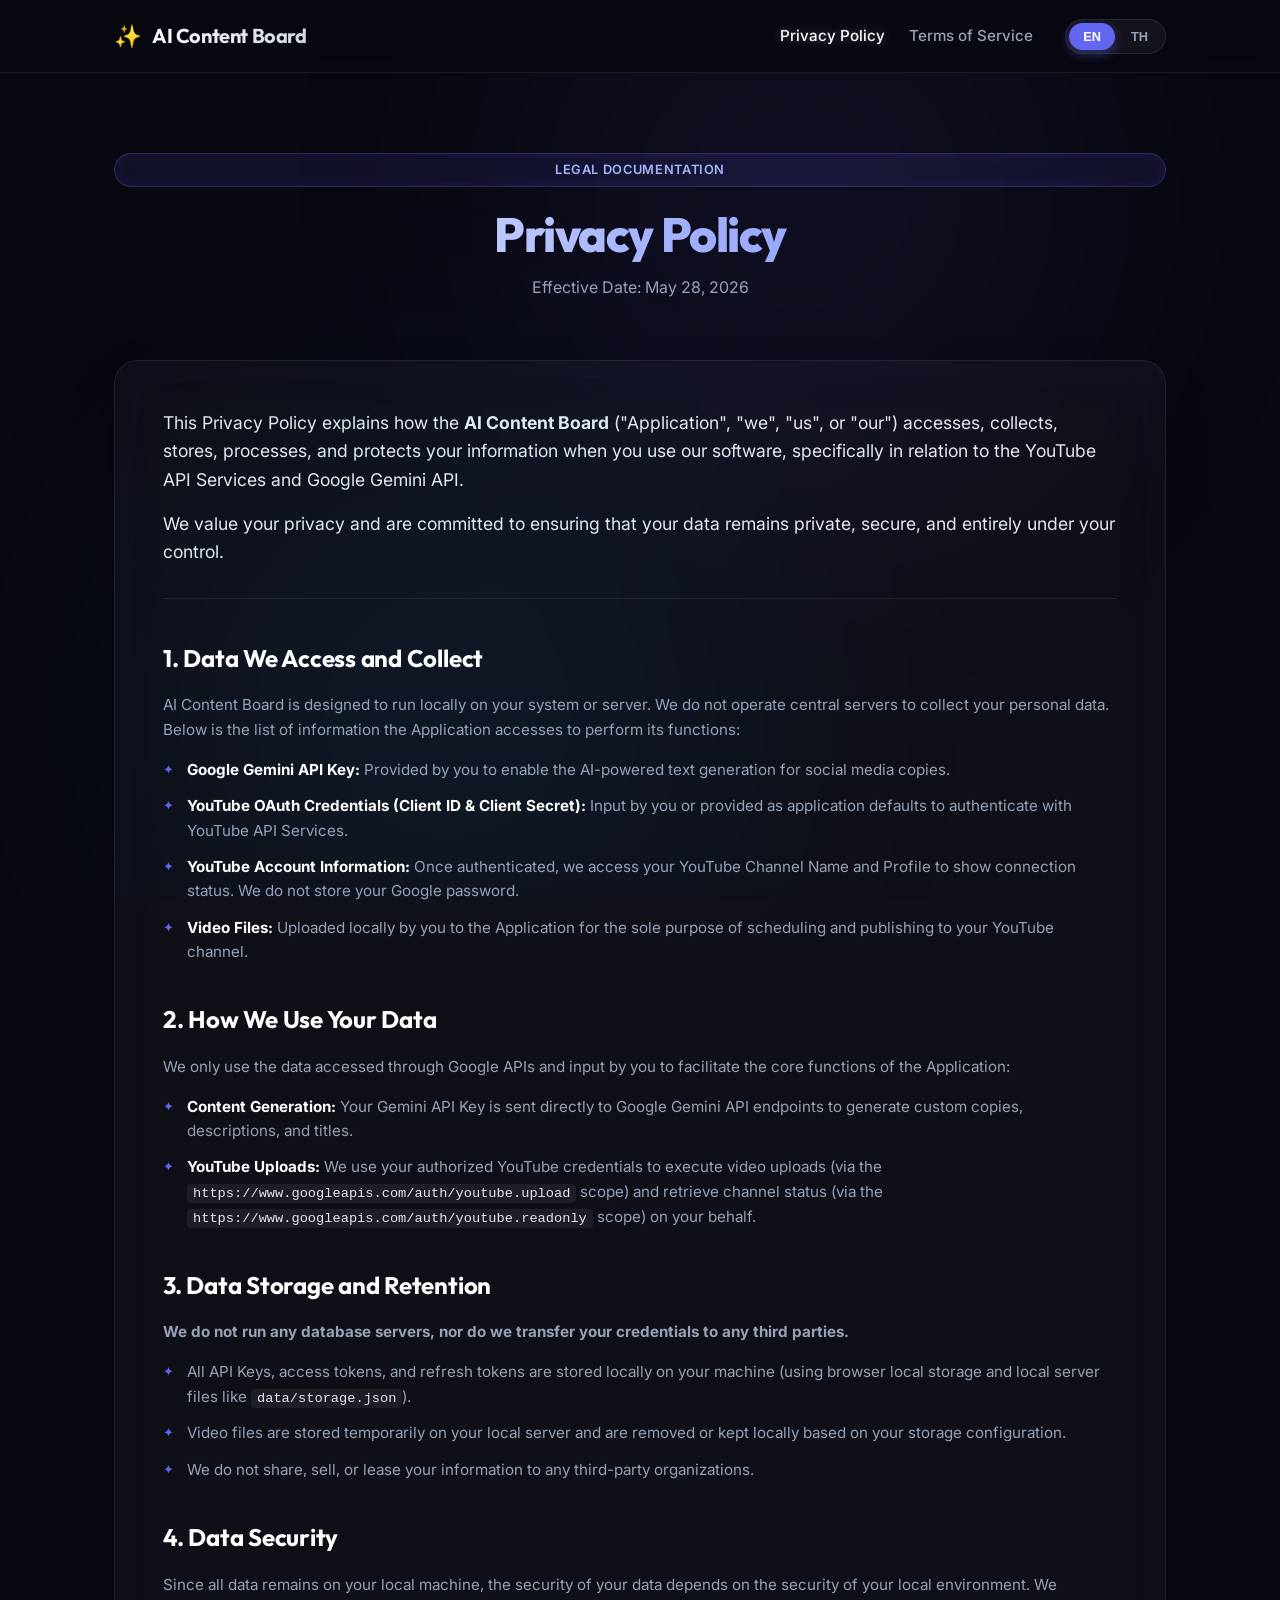
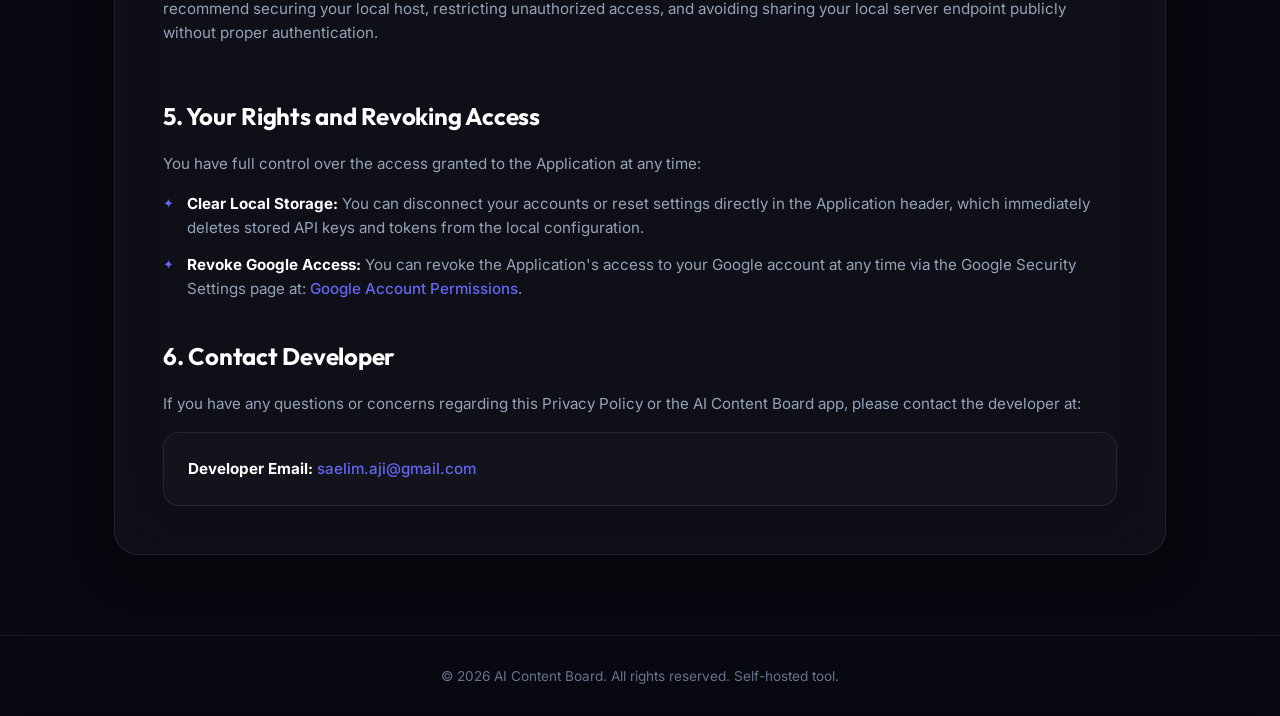
<file: index.html>
<!DOCTYPE html>
<html lang="en">
<head>
    <meta charset="UTF-8">
    <meta name="viewport" content="width=device-width, initial-scale=1.0">
    <title>Privacy Policy - AI Content Board</title>
    <meta name="description" content="Privacy Policy for the AI Content Board application. Learn how we handle your data, Gemini API keys, and YouTube OAuth credentials.">
    <!-- Google Fonts -->
    <link rel="preconnect" href="https://fonts.googleapis.com">
    <link rel="preconnect" href="https://fonts.gstatic.com" crossorigin>
    <link href="https://fonts.googleapis.com/css2?family=Inter:wght@300;400;500;600;700&family=Outfit:wght@400;500;600;700;800&display=swap" rel="stylesheet">
    <link rel="stylesheet" href="styles.css">
</head>
<body class="dark-mode">
    <div class="glow-container">
        <div class="glow-sphere glow-1"></div>
        <div class="glow-sphere glow-2"></div>
    </div>

    <header class="navbar">
        <div class="container navbar-content">
            <div class="logo">
                <span class="logo-icon">✨</span>
                <span class="logo-text">AI Content Board</span>
            </div>
            <div class="nav-links">
                <a href="/" class="nav-link active en">Privacy Policy</a>
                <a href="/" class="nav-link active th">นโยบายความเป็นส่วนตัว</a>
                <a href="/terms.html" class="nav-link en">Terms of Service</a>
                <a href="/terms.html" class="nav-link th">ข้อกำหนดการใช้งาน</a>
            </div>
            <div class="language-selector" id="lang-selector">
                <button class="lang-btn active" data-lang="en">EN</button>
                <button class="lang-btn" data-lang="th">TH</button>
            </div>
        </div>
    </header>

    <main class="main-container">
        <section class="hero-section">
            <div class="container text-center">
                <span class="pill-badge en">Legal Documentation</span>
                <span class="pill-badge th">เอกสารทางกฎหมาย</span>
                <h1 class="hero-title en">Privacy Policy</h1>
                <h1 class="hero-title th">นโยบายความเป็นส่วนตัว</h1>
                <p class="hero-subtitle en">Effective Date: May 28, 2026</p>
                <p class="hero-subtitle th">วันที่มีผลบังคับใช้: 28 พฤษภาคม 2569</p>
            </div>
        </section>

        <section class="content-section">
            <div class="container">
                <div class="glass-card main-policy-card">
                    <!-- ENGLISH CONTENT -->
                    <div class="lang-content" id="content-en">
                        <div class="policy-intro">
                            <p>This Privacy Policy explains how the <strong>AI Content Board</strong> ("Application", "we", "us", or "our") accesses, collects, stores, processes, and protects your information when you use our software, specifically in relation to the YouTube API Services and Google Gemini API.</p>
                            <p>We value your privacy and are committed to ensuring that your data remains private, secure, and entirely under your control.</p>
                        </div>

                        <div class="policy-grid">
                            <div class="policy-item" id="data-collection">
                                <h2>1. Data We Access and Collect</h2>
                                <p>AI Content Board is designed to run locally on your system or server. We do not operate central servers to collect your personal data. Below is the list of information the Application accesses to perform its functions:</p>
                                <ul>
                                    <li><strong>Google Gemini API Key:</strong> Provided by you to enable the AI-powered text generation for social media copies.</li>
                                    <li><strong>YouTube OAuth Credentials (Client ID & Client Secret):</strong> Input by you or provided as application defaults to authenticate with YouTube API Services.</li>
                                    <li><strong>YouTube Account Information:</strong> Once authenticated, we access your YouTube Channel Name and Profile to show connection status. We do not store your Google password.</li>
                                    <li><strong>Video Files:</strong> Uploaded locally by you to the Application for the sole purpose of scheduling and publishing to your YouTube channel.</li>
                                </ul>
                            </div>

                            <div class="policy-item" id="data-usage">
                                <h2>2. How We Use Your Data</h2>
                                <p>We only use the data accessed through Google APIs and input by you to facilitate the core functions of the Application:</p>
                                <ul>
                                    <li><strong>Content Generation:</strong> Your Gemini API Key is sent directly to Google Gemini API endpoints to generate custom copies, descriptions, and titles.</li>
                                    <li><strong>YouTube Uploads:</strong> We use your authorized YouTube credentials to execute video uploads (via the <code>https://www.googleapis.com/auth/youtube.upload</code> scope) and retrieve channel status (via the <code>https://www.googleapis.com/auth/youtube.readonly</code> scope) on your behalf.</li>
                                </ul>
                            </div>

                            <div class="policy-item" id="data-storage">
                                <h2>3. Data Storage and Retention</h2>
                                <p><strong>We do not run any database servers, nor do we transfer your credentials to any third parties.</strong></p>
                                <ul>
                                    <li>All API Keys, access tokens, and refresh tokens are stored locally on your machine (using browser local storage and local server files like <code>data/storage.json</code>).</li>
                                    <li>Video files are stored temporarily on your local server and are removed or kept locally based on your storage configuration.</li>
                                    <li>We do not share, sell, or lease your information to any third-party organizations.</li>
                                </ul>
                            </div>

                            <div class="policy-item" id="data-security">
                                <h2>4. Data Security</h2>
                                <p>Since all data remains on your local machine, the security of your data depends on the security of your local environment. We recommend securing your local host, restricting unauthorized access, and avoiding sharing your local server endpoint publicly without proper authentication.</p>
                            </div>

                            <div class="policy-item" id="user-rights">
                                <h2>5. Your Rights and Revoking Access</h2>
                                <p>You have full control over the access granted to the Application at any time:</p>
                                <ul>
                                    <li><strong>Clear Local Storage:</strong> You can disconnect your accounts or reset settings directly in the Application header, which immediately deletes stored API keys and tokens from the local configuration.</li>
                                    <li><strong>Revoke Google Access:</strong> You can revoke the Application's access to your Google account at any time via the Google Security Settings page at: <a href="https://myaccount.google.com/permissions" target="_blank" rel="noopener noreferrer" class="link-glow">Google Account Permissions</a>.</li>
                                </ul>
                            </div>

                            <div class="policy-item" id="contact-info">
                                <h2>6. Contact Developer</h2>
                                <p>If you have any questions or concerns regarding this Privacy Policy or the AI Content Board app, please contact the developer at:</p>
                                <div class="contact-box">
                                    <p><strong>Developer Email:</strong> <a href="mailto:saelim.aji@gmail.com" class="link-glow">saelim.aji@gmail.com</a></p>
                                </div>
                            </div>
                        </div>
                    </div>

                    <!-- THAI CONTENT -->
                    <div class="lang-content hidden" id="content-th">
                        <div class="policy-intro">
                            <p>นโยบายความเป็นส่วนตัวนี้ อธิบายถึงวิธีการที่ <strong>AI Content Board</strong> ("แอปพลิเคชัน" หรือ "เรา") เข้าถึง เก็บรวบรวม จัดเก็บ ประมวลผล และปกป้องข้อมูลของคุณเมื่อคุณใช้งานซอฟต์แวร์ของเรา โดยเฉพาะข้อมูลที่เกี่ยวข้องกับบริการ YouTube API Services และ Google Gemini API</p>
                            <p>เราให้ความสำคัญกับความเป็นส่วนตัวของคุณอย่างยิ่ง และมุ่งมั่นที่จะทำให้มั่นใจว่าข้อมูลของคุณจะปลอดภัยและอยู่ภายใต้การควบคุมของคุณอย่างสมบูรณ์</p>
                        </div>

                        <div class="policy-grid">
                            <div class="policy-item">
                                <h2>1. ข้อมูลที่เราเข้าถึงและเก็บรวบรวม</h2>
                                <p>AI Content Board ถูกออกแบบมาให้ทำงานบนคอมพิวเตอร์หรือเซิร์ฟเวอร์ส่วนตัวของคุณ เราไม่มีเซิร์ฟเวอร์ส่วนกลางในการเก็บข้อมูลส่วนบุคคลของคุณ ด้านล่างนี้คือข้อมูลที่แอปพลิเคชันเข้าถึงเพื่อทำงานตามฟังก์ชัน:</p>
                                <ul>
                                    <li><strong>Google Gemini API Key:</strong> คีย์ที่คุณระบุเพื่อเปิดใช้งานการสร้างข้อความและคำอธิบายสำหรับโพสต์ด้วยปัญญาประดิษฐ์ (AI)</li>
                                    <li><strong>YouTube OAuth Credentials (Client ID & Client Secret):</strong> ข้อมูลระบุตัวตนที่คุณป้อนเข้ามาหรือค่าเริ่มต้น เพื่อใช้ในการเข้าสู่ระบบและเชื่อมต่อกับบริการ YouTube API</li>
                                    <li><strong>ข้อมูลบัญชี YouTube:</strong> เมื่อยืนยันตัวตนแล้ว แอปพลิเคชันจะเข้าถึงชื่อช่อง YouTube และรูปโปรไฟล์เพื่อแสดงสถานะการเชื่อมต่อ เราไม่มีการจัดเก็บรหัสผ่าน Google ของคุณ</li>
                                    <li><strong>ไฟล์วิดีโอ:</strong> ไฟล์ที่คุณอัปโหลดเข้าสู่แอปพลิเคชันภายในเครื่อง เพื่อส่งไปเผยแพร่หรือตั้งเวลาโพสต์บนช่อง YouTube ของคุณ</li>
                                </ul>
                            </div>

                            <div class="policy-item">
                                <h2>2. วิธีการใช้ข้อมูลของคุณ</h2>
                                <p>เราใช้ข้อมูลที่เข้าถึงผ่าน Google APIs และข้อมูลที่คุณระบุเพื่อสนับสนุนฟังก์ชันการทำงานหลักของแอปพลิเคชันเท่านั้น:</p>
                                <ul>
                                    <li><strong>การสร้างเนื้อหา (Content Generation):</strong> คีย์ Gemini API ของคุณจะถูกส่งไปยัง Google Gemini API endpoints โดยตรงเพื่อสร้างแคปชัน คำอธิบาย และชื่อโพสต์</li>
                                    <li><strong>การอัปโหลดลง YouTube:</strong> เราใช้สิทธิ์ที่คุณอนุญาตเพื่ออัปโหลดวิดีโอ (ผ่านสิทธิ์ <code>https://www.googleapis.com/auth/youtube.upload</code>) และเข้าถึงข้อมูลช่องสำหรับการตรวจสอบสถานะ (ผ่านสิทธิ์ <code>https://www.googleapis.com/auth/youtube.readonly</code>) ในนามของคุณ</li>
                                </ul>
                            </div>

                            <div class="policy-item">
                                <h2>3. การจัดเก็บข้อมูลและการเก็บรักษา</h2>
                                <p><strong>เราไม่มีการเปิดใช้ฐานข้อมูลบนเซิร์ฟเวอร์ภายนอก และไม่มีการโอนย้ายข้อมูลประจำตัวของคุณไปยังบุคคลที่สามใด ๆ ทั้งสิ้น</strong></p>
                                <ul>
                                    <li>ข้อมูล API Keys และโทเค็นการเข้าถึง (Access & Refresh Tokens) ทั้งหมดจะถูกจัดเก็บไว้บนอุปกรณ์ของคุณโดยตรง (ใช้ Local Storage ของบราว์เซอร์ และไฟล์ <code>data/storage.json</code> บนเซิร์ฟเวอร์จำลองของคุณ)</li>
                                    <li>ไฟล์วิดีโอจะถูกจัดเก็บไว้ชั่วคราวบนเครื่องเซิร์ฟเวอร์ส่วนตัวของคุณและจะถูกลบหรือเก็บรักษาตามการตั้งค่าของคุณเอง</li>
                                    <li>เราไม่มีการแชร์ ขาย หรือให้เช่าข้อมูลของคุณให้กับองค์กรภายนอกเด็ดขาด</li>
                                </ul>
                            </div>

                            <div class="policy-item">
                                <h2>4. ความปลอดภัยของข้อมูล</h2>
                                <p>เนื่องจากข้อมูลทั้งหมดถูกจัดเก็บอยู่บนเครื่องของคุณ ความปลอดภัยของข้อมูลจึงขึ้นอยู่กับความปลอดภัยของสภาพแวดล้อมระบบของคุณเอง เราขอแนะนำให้คุณรักษาความปลอดภัยของคอมพิวเตอร์เครื่องที่รันแอปพลิเคชัน จำกัดการเข้าถึงที่ไม่ได้รับอนุญาต และหลีกเลี่ยงการเปิดเผยลิงก์เซิร์ฟเวอร์แบบสาธารณะโดยไม่มีการป้องกัน</p>
                            </div>

                            <div class="policy-item">
                                <h2>5. สิทธิ์ของคุณและการยกเลิกการเชื่อมต่อ</h2>
                                <p>คุณมีสิทธิ์ควบคุมการเข้าถึงระบบของแอปพลิเคชันได้อย่างเต็มที่ทุกเวลา:</p>
                                <ul>
                                    <li><strong>ล้างข้อมูลในเครื่อง (Clear Local Storage):</strong> คุณสามารถกดปุ่มยกเลิกการเชื่อมต่อบัญชี หรือรีเซ็ตการตั้งค่าได้โดยตรงที่ส่วนหัวของแอปพลิเคชัน ซึ่งจะลบข้อมูลคีย์และโทเค็นที่เก็บอยู่ออกจากระบบทันที</li>
                                    <li><strong>ยกเลิกสิทธิ์บน Google:</strong> คุณสามารถยกเลิกการเชื่อมต่อสิทธิ์การเข้าถึงบัญชี Google ของแอปพลิเคชันนี้ได้ตลอดเวลาผ่านหน้าความปลอดภัยของบัญชี Google ที่: <a href="https://myaccount.google.com/permissions" target="_blank" rel="noopener noreferrer" class="link-glow">การตั้งค่าสิทธิ์บัญชี Google</a></li>
                                </ul>
                            </div>

                            <div class="policy-item">
                                <h2>6. ติดต่อผู้พัฒนา</h2>
                                <p>หากคุณมีคำถาม ข้อเสนอแนะ หรือข้อสงสัยเกี่ยวกับนโยบายความเป็นส่วนตัวหรือแอปพลิเคชัน AI Content Board โปรดติดต่อผู้พัฒนาได้ที่:</p>
                                <div class="contact-box">
                                    <p><strong>อีเมลผู้พัฒนา:</strong> <a href="mailto:saelim.aji@gmail.com" class="link-glow">saelim.aji@gmail.com</a></p>
                                </div>
                            </div>
                        </div>
                    </div>
                </div>
            </div>
        </section>
    </main>

    <footer class="footer">
        <div class="container text-center">
            <p class="en">&copy; 2026 AI Content Board. All rights reserved. Self-hosted tool.</p>
            <p class="th">&copy; 2569 AI Content Board. สงวนลิขสิทธิ์ เครื่องมือสำหรับการโฮสต์ส่วนบุคคล</p>
        </div>
    </footer>

    <script src="script.js"></script>
</body>
</html>
</file>
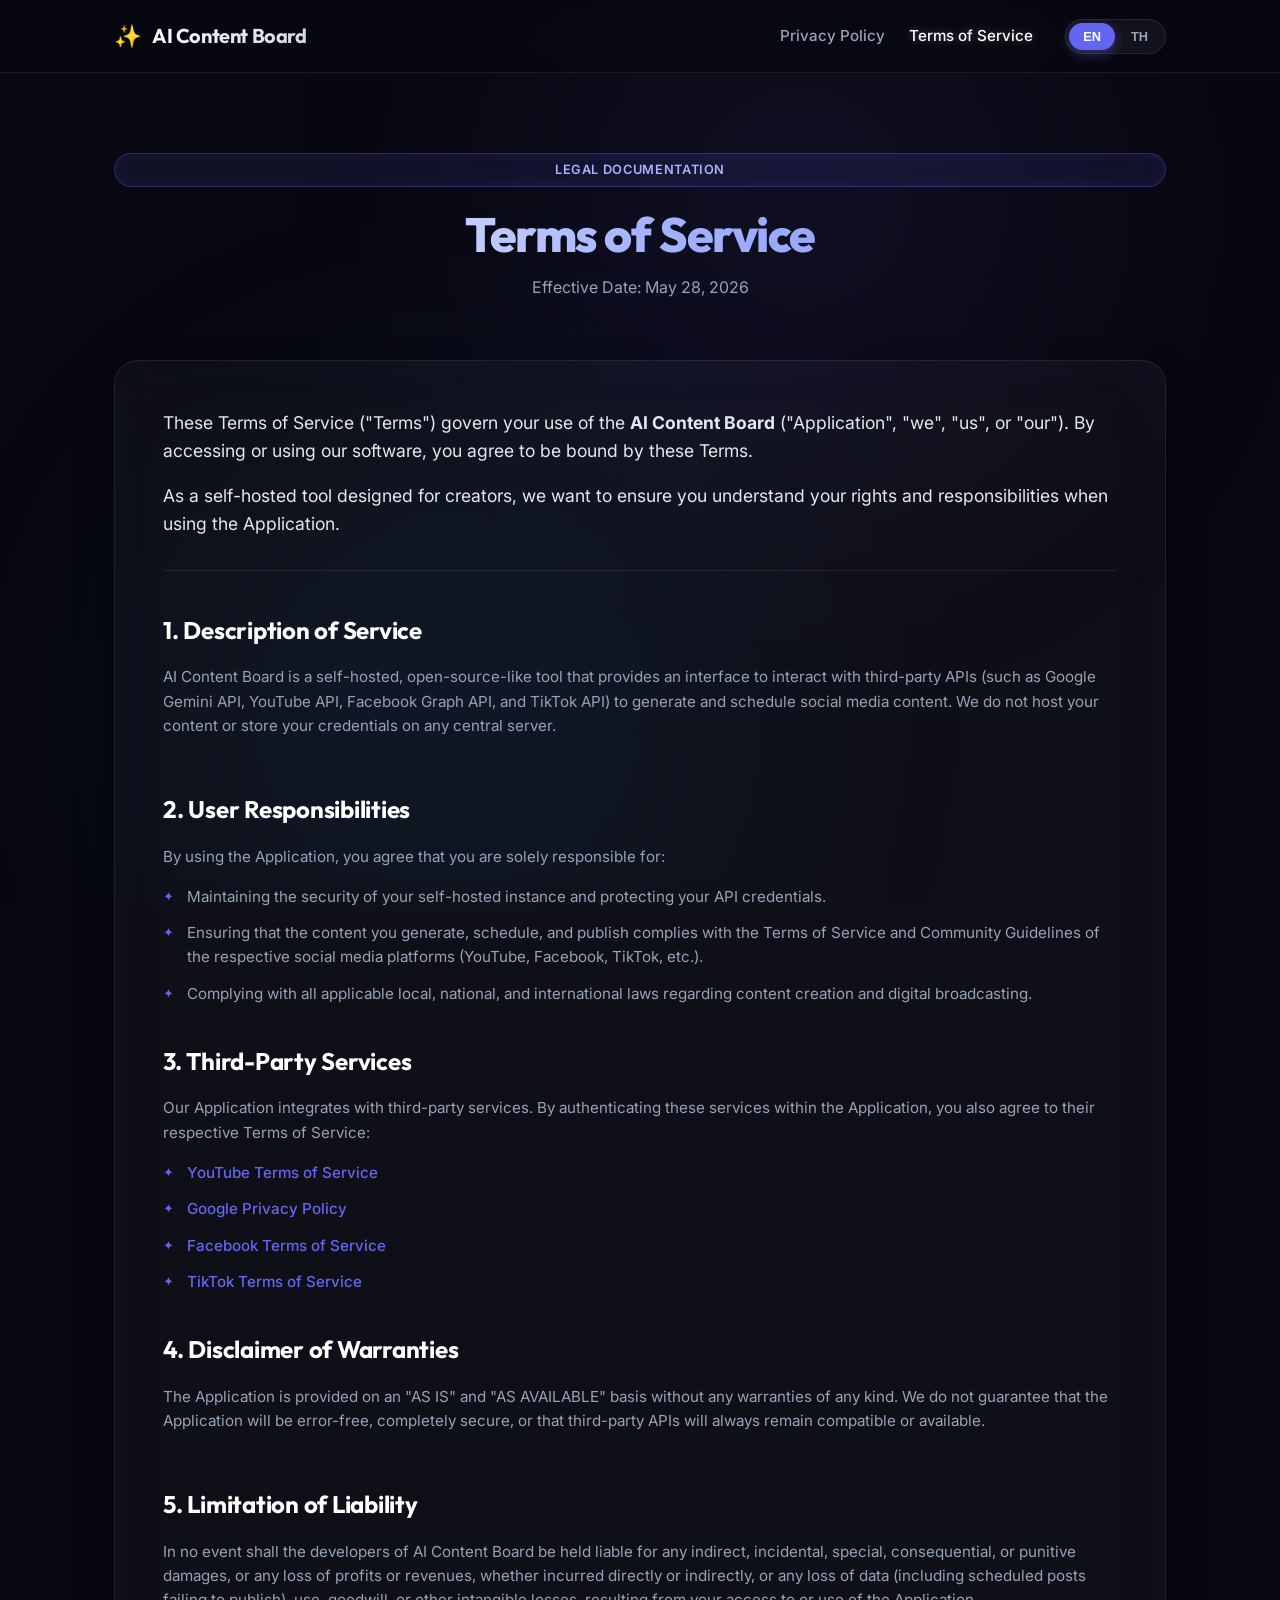
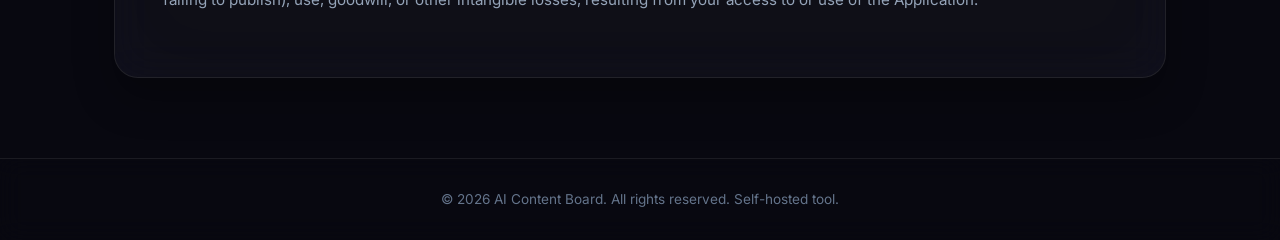
<file: terms.html>
<!DOCTYPE html>
<html lang="en">
<head>
    <meta charset="UTF-8">
    <meta name="viewport" content="width=device-width, initial-scale=1.0">
    <title>Terms of Service - AI Content Board</title>
    <meta name="description" content="Terms of Service for the AI Content Board application. Learn about the conditions for using our self-hosted software.">
    <!-- Google Fonts -->
    <link rel="preconnect" href="https://fonts.googleapis.com">
    <link rel="preconnect" href="https://fonts.gstatic.com" crossorigin>
    <link href="https://fonts.googleapis.com/css2?family=Inter:wght@300;400;500;600;700&family=Outfit:wght@400;500;600;700;800&display=swap" rel="stylesheet">
    <link rel="stylesheet" href="styles.css">
</head>
<body class="dark-mode">
    <div class="glow-container">
        <div class="glow-sphere glow-1"></div>
        <div class="glow-sphere glow-2"></div>
    </div>

    <header class="navbar">
        <div class="container navbar-content">
            <div class="logo">
                <span class="logo-icon">✨</span>
                <span class="logo-text">AI Content Board</span>
            </div>
            <div class="nav-links">
                <a href="/" class="nav-link en">Privacy Policy</a>
                <a href="/" class="nav-link th">นโยบายความเป็นส่วนตัว</a>
                <a href="/terms.html" class="nav-link active en">Terms of Service</a>
                <a href="/terms.html" class="nav-link active th">ข้อกำหนดการใช้งาน</a>
            </div>
            <div class="language-selector" id="lang-selector">
                <button class="lang-btn active" data-lang="en">EN</button>
                <button class="lang-btn" data-lang="th">TH</button>
            </div>
        </div>
    </header>

    <main class="main-container">
        <section class="hero-section">
            <div class="container text-center">
                <span class="pill-badge en">Legal Documentation</span>
                <span class="pill-badge th">เอกสารทางกฎหมาย</span>
                <h1 class="hero-title en">Terms of Service</h1>
                <h1 class="hero-title th">ข้อกำหนดการใช้งาน</h1>
                <p class="hero-subtitle en">Effective Date: May 28, 2026</p>
                <p class="hero-subtitle th">วันที่มีผลบังคับใช้: 28 พฤษภาคม 2569</p>
            </div>
        </section>

        <section class="content-section">
            <div class="container">
                <div class="glass-card main-policy-card">
                    <!-- ENGLISH CONTENT -->
                    <div class="lang-content" id="content-en">
                        <div class="policy-intro">
                            <p>These Terms of Service ("Terms") govern your use of the <strong>AI Content Board</strong> ("Application", "we", "us", or "our"). By accessing or using our software, you agree to be bound by these Terms.</p>
                            <p>As a self-hosted tool designed for creators, we want to ensure you understand your rights and responsibilities when using the Application.</p>
                        </div>

                        <div class="policy-grid">
                            <div class="policy-item">
                                <h2>1. Description of Service</h2>
                                <p>AI Content Board is a self-hosted, open-source-like tool that provides an interface to interact with third-party APIs (such as Google Gemini API, YouTube API, Facebook Graph API, and TikTok API) to generate and schedule social media content. We do not host your content or store your credentials on any central server.</p>
                            </div>

                            <div class="policy-item">
                                <h2>2. User Responsibilities</h2>
                                <p>By using the Application, you agree that you are solely responsible for:</p>
                                <ul>
                                    <li>Maintaining the security of your self-hosted instance and protecting your API credentials.</li>
                                    <li>Ensuring that the content you generate, schedule, and publish complies with the Terms of Service and Community Guidelines of the respective social media platforms (YouTube, Facebook, TikTok, etc.).</li>
                                    <li>Complying with all applicable local, national, and international laws regarding content creation and digital broadcasting.</li>
                                </ul>
                            </div>

                            <div class="policy-item">
                                <h2>3. Third-Party Services</h2>
                                <p>Our Application integrates with third-party services. By authenticating these services within the Application, you also agree to their respective Terms of Service:</p>
                                <ul>
                                    <li><a href="https://www.youtube.com/t/terms" target="_blank" rel="noopener noreferrer" class="link-glow">YouTube Terms of Service</a></li>
                                    <li><a href="https://policies.google.com/privacy" target="_blank" rel="noopener noreferrer" class="link-glow">Google Privacy Policy</a></li>
                                    <li><a href="https://www.facebook.com/legal/terms" target="_blank" rel="noopener noreferrer" class="link-glow">Facebook Terms of Service</a></li>
                                    <li><a href="https://www.tiktok.com/legal/terms-of-service" target="_blank" rel="noopener noreferrer" class="link-glow">TikTok Terms of Service</a></li>
                                </ul>
                            </div>

                            <div class="policy-item">
                                <h2>4. Disclaimer of Warranties</h2>
                                <p>The Application is provided on an "AS IS" and "AS AVAILABLE" basis without any warranties of any kind. We do not guarantee that the Application will be error-free, completely secure, or that third-party APIs will always remain compatible or available.</p>
                            </div>

                            <div class="policy-item">
                                <h2>5. Limitation of Liability</h2>
                                <p>In no event shall the developers of AI Content Board be held liable for any indirect, incidental, special, consequential, or punitive damages, or any loss of profits or revenues, whether incurred directly or indirectly, or any loss of data (including scheduled posts failing to publish), use, goodwill, or other intangible losses, resulting from your access to or use of the Application.</p>
                            </div>
                        </div>
                    </div>

                    <!-- THAI CONTENT -->
                    <div class="lang-content hidden" id="content-th">
                        <div class="policy-intro">
                            <p>ข้อกำหนดการใช้งาน ("ข้อกำหนด") นี้ ควบคุมการใช้งาน <strong>AI Content Board</strong> ("แอปพลิเคชัน" หรือ "เรา") ของคุณ การเข้าถึงหรือใช้งานซอฟต์แวร์ของเราถือว่าคุณตกลงที่จะผูกพันตามข้อกำหนดเหล่านี้</p>
                            <p>ในฐานะที่เป็นเครื่องมือแบบโฮสต์เอง (Self-hosted) ที่ออกแบบมาสำหรับครีเอเตอร์ เราต้องการให้คุณเข้าใจถึงสิทธิ์และความรับผิดชอบของคุณเมื่อใช้งานแอปพลิเคชันนี้</p>
                        </div>

                        <div class="policy-grid">
                            <div class="policy-item">
                                <h2>1. คำอธิบายบริการ</h2>
                                <p>AI Content Board เป็นเครื่องมือแบบโฮสต์เองที่ให้บริการอินเทอร์เฟซเพื่อเชื่อมต่อกับ API ของบุคคลที่สาม (เช่น Google Gemini API, YouTube API, Facebook Graph API และ TikTok API) ในการสร้างและตั้งเวลาโพสต์เนื้อหาโซเชียลมีเดีย เราไม่ได้เป็นผู้โฮสต์เนื้อหาของคุณหรือจัดเก็บข้อมูลรหัสผ่านใดๆ บนเซิร์ฟเวอร์ส่วนกลาง</p>
                            </div>

                            <div class="policy-item">
                                <h2>2. ความรับผิดชอบของผู้ใช้</h2>
                                <p>การใช้งานแอปพลิเคชันนี้ หมายความว่าคุณยอมรับว่าคุณเป็นผู้รับผิดชอบแต่เพียงผู้เดียวในการ:</p>
                                <ul>
                                    <li>รักษาความปลอดภัยของระบบที่คุณใช้โฮสต์แอปพลิเคชัน และปกป้องข้อมูล API Credentials ของคุณจากการถูกขโมย</li>
                                    <li>ตรวจสอบให้แน่ใจว่าเนื้อหาที่คุณสร้าง ตั้งเวลา และเผยแพร่นั้น สอดคล้องกับข้อกำหนดการใช้งานและหลักเกณฑ์ของชุมชนของแพลตฟอร์มโซเชียลมีเดียนั้นๆ (เช่น YouTube, Facebook, TikTok ฯลฯ)</li>
                                    <li>ปฏิบัติตามกฎหมายท้องถิ่น ระดับชาติ และระดับนานาชาติที่เกี่ยวข้องกับการสร้างเนื้อหาและการแพร่ภาพดิจิทัล</li>
                                </ul>
                            </div>

                            <div class="policy-item">
                                <h2>3. บริการของบุคคลที่สาม</h2>
                                <p>แอปพลิเคชันของเรามีการเชื่อมต่อกับบริการของบุคคลที่สาม การที่คุณยืนยันตัวตนเพื่อเชื่อมต่อบริการเหล่านี้ภายในแอปพลิเคชัน ถือว่าคุณยอมรับข้อกำหนดการใช้งานของบริการเหล่านั้นด้วย:</p>
                                <ul>
                                    <li><a href="https://www.youtube.com/t/terms" target="_blank" rel="noopener noreferrer" class="link-glow">ข้อกำหนดการให้บริการของ YouTube</a></li>
                                    <li><a href="https://policies.google.com/privacy" target="_blank" rel="noopener noreferrer" class="link-glow">นโยบายความเป็นส่วนตัวของ Google</a></li>
                                    <li><a href="https://www.facebook.com/legal/terms" target="_blank" rel="noopener noreferrer" class="link-glow">ข้อกำหนดการให้บริการของ Facebook</a></li>
                                    <li><a href="https://www.tiktok.com/legal/terms-of-service" target="_blank" rel="noopener noreferrer" class="link-glow">ข้อกำหนดการให้บริการของ TikTok</a></li>
                                </ul>
                            </div>

                            <div class="policy-item">
                                <h2>4. การปฏิเสธการรับประกัน</h2>
                                <p>แอปพลิเคชันนี้ให้บริการในลักษณะ "ตามที่เป็น" (AS IS) และ "ตามที่มีอยู่" (AS AVAILABLE) โดยไม่มีการรับประกันใดๆ ทั้งสิ้น เราไม่รับประกันว่าแอปพลิเคชันจะปราศจากข้อผิดพลาด ปลอดภัยอย่างสมบูรณ์ หรือ API ของบุคคลที่สามจะสามารถใช้งานร่วมกันได้ตลอดเวลา</p>
                            </div>

                            <div class="policy-item">
                                <h2>5. ข้อจำกัดความรับผิด</h2>
                                <p>ไม่ว่าในกรณีใด ผู้พัฒนา AI Content Board จะไม่รับผิดชอบต่อความเสียหายทางอ้อม ความเสียหายเกี่ยวเนื่อง ความเสียหายพิเศษ หรือการสูญเสียผลกำไรหรือรายได้ ไม่ว่าจะเกิดขึ้นโดยตรงหรือโดยอ้อม หรือการสูญเสียข้อมูลใดๆ (รวมถึงกรณีที่โพสต์ที่ตั้งเวลาไว้ไม่ถูกเผยแพร่) จากการที่คุณใช้งานแอปพลิเคชันนี้</p>
                            </div>
                        </div>
                    </div>
                </div>
            </div>
        </section>
    </main>

    <footer class="footer">
        <div class="container text-center">
            <p class="en">&copy; 2026 AI Content Board. All rights reserved. Self-hosted tool.</p>
            <p class="th">&copy; 2569 AI Content Board. สงวนลิขสิทธิ์ เครื่องมือสำหรับการโฮสต์ส่วนบุคคล</p>
        </div>
    </footer>

    <script src="script.js"></script>
</body>
</html>
</file>
<file: styles.css>
/* Custom variables matching premium dark-mode theme */
:root {
    --bg-color: #080810;
    --card-bg: rgba(255, 255, 255, 0.03);
    --card-border: rgba(255, 255, 255, 0.08);
    --card-hover: rgba(255, 255, 255, 0.05);
    --accent-glow: rgba(99, 102, 241, 0.15);
    
    --text-primary: #f8fafc;
    --text-secondary: #94a3b8;
    --text-muted: #64748b;
    --accent-color: #6366f1;
    --accent-hover: #4f46e5;
    
    --font-heading: 'Outfit', sans-serif;
    --font-body: 'Inter', sans-serif;
    
    --border-radius-md: 16px;
    --border-radius-lg: 24px;
    
    --transition-smooth: all 0.4s cubic-bezier(0.16, 1, 0.3, 1);
}

/* Base Styles */
* {
    box-sizing: border-box;
    margin: 0;
    padding: 0;
}

body {
    font-family: var(--font-body);
    background-color: var(--bg-color);
    color: var(--text-primary);
    line-height: 1.6;
    overflow-x: hidden;
    min-height: 100vh;
    display: flex;
    flex-direction: column;
}

.container {
    width: 100%;
    max-width: 1100px;
    margin: 0 auto;
    padding: 0 24px;
}

.text-center {
    text-align: center;
}

/* Background Glow Spheres */
.glow-container {
    position: fixed;
    top: 0;
    left: 0;
    width: 100%;
    height: 100%;
    z-index: -1;
    overflow: hidden;
    pointer-events: none;
}

.glow-sphere {
    position: absolute;
    border-radius: 50%;
    filter: blur(140px);
    opacity: 0.45;
}

.glow-1 {
    top: -10%;
    right: 15%;
    width: 45vw;
    height: 45vw;
    background: radial-gradient(circle, rgba(99, 102, 241, 0.4) 0%, rgba(139, 92, 246, 0.1) 70%);
}

.glow-2 {
    bottom: -15%;
    left: 10%;
    width: 50vw;
    height: 50vw;
    background: radial-gradient(circle, rgba(14, 165, 233, 0.3) 0%, rgba(99, 102, 241, 0.05) 75%);
}

/* Navbar */
.navbar {
    border-bottom: 1px solid var(--card-border);
    backdrop-filter: blur(12px);
    -webkit-backdrop-filter: blur(12px);
    background: rgba(8, 8, 16, 0.7);
    position: sticky;
    top: 0;
    z-index: 100;
    transition: var(--transition-smooth);
}

.navbar-content {
    display: flex;
    justify-content: space-between;
    align-items: center;
    height: 72px;
}

.logo {
    display: flex;
    align-items: center;
    gap: 10px;
}

.logo-icon {
    font-size: 1.4rem;
}

.logo-text {
    font-family: var(--font-heading);
    font-weight: 700;
    font-size: 1.25rem;
    letter-spacing: -0.02em;
    background: linear-gradient(135deg, #fff 0%, #cbd5e1 100%);
    -webkit-background-clip: text;
    -webkit-text-fill-color: transparent;
}

.nav-links {
    display: flex;
    gap: 24px;
    margin-left: auto;
    margin-right: 32px;
}

.nav-link {
    color: var(--text-secondary);
    text-decoration: none;
    font-size: 0.95rem;
    font-weight: 500;
    transition: var(--transition-smooth);
}

.nav-link:hover, .nav-link.active {
    color: #fff;
    text-shadow: 0 0 10px rgba(255, 255, 255, 0.3);
}

@media (max-width: 768px) {
    .nav-links {
        display: none; /* Hide on mobile to keep it simple, or adjust layout */
    }
}

/* Language Selector Tab-like interface */
.language-selector {
    background: rgba(255, 255, 255, 0.05);
    border: 1px solid var(--card-border);
    padding: 3px;
    border-radius: 30px;
    display: flex;
    gap: 2px;
}

.lang-btn {
    border: none;
    background: none;
    color: var(--text-secondary);
    font-weight: 600;
    font-size: 0.8rem;
    padding: 6px 14px;
    border-radius: 20px;
    cursor: pointer;
    transition: var(--transition-smooth);
}

.lang-btn:hover {
    color: #fff;
    background: rgba(255, 255, 255, 0.03);
}

.lang-btn.active {
    background: var(--accent-color);
    color: #fff;
    box-shadow: 0 4px 12px rgba(99, 102, 241, 0.4);
}

/* Hero Section */
.hero-section {
    padding: 80px 0 40px;
}

.pill-badge {
    display: inline-block;
    padding: 6px 16px;
    background: rgba(99, 102, 241, 0.1);
    border: 1px solid rgba(99, 102, 241, 0.3);
    color: #a5b4fc;
    border-radius: 50px;
    font-size: 0.8rem;
    font-weight: 600;
    text-transform: uppercase;
    letter-spacing: 0.05em;
    margin-bottom: 20px;
    box-shadow: 0 0 15px rgba(99, 102, 241, 0.1) inset;
}

.hero-title {
    font-family: var(--font-heading);
    font-weight: 800;
    font-size: 3rem;
    line-height: 1.15;
    letter-spacing: -0.03em;
    margin-bottom: 12px;
    background: linear-gradient(to right, #ffffff, #a5b4fc, #818cf8);
    -webkit-background-clip: text;
    -webkit-text-fill-color: transparent;
}

.hero-subtitle {
    color: var(--text-secondary);
    font-size: 1rem;
    font-weight: 400;
}

/* Policy Card Content */
.content-section {
    padding: 20px 0 80px;
    flex: 1;
}

.glass-card {
    background: var(--card-bg);
    backdrop-filter: blur(20px);
    -webkit-backdrop-filter: blur(20px);
    border: 1px solid var(--card-border);
    border-radius: var(--border-radius-lg);
    padding: 48px;
    box-shadow: 0 20px 40px rgba(0, 0, 0, 0.3), 0 0 80px rgba(99, 102, 241, 0.03) inset;
    transition: var(--transition-smooth);
}

.glass-card:hover {
    border-color: rgba(99, 102, 241, 0.2);
}

.policy-intro {
    font-size: 1.1rem;
    color: #e2e8f0;
    margin-bottom: 40px;
    border-bottom: 1px solid var(--card-border);
    padding-bottom: 32px;
}

.policy-intro p {
    margin-bottom: 16px;
}

.policy-intro p:last-child {
    margin-bottom: 0;
}

/* Grid Layout for Policy Sections */
.policy-grid {
    display: flex;
    flex-direction: column;
    gap: 36px;
}

.policy-item {
    scroll-margin-top: 100px;
}

.policy-item h2 {
    font-family: var(--font-heading);
    font-size: 1.5rem;
    font-weight: 700;
    margin-bottom: 16px;
    color: #fff;
    display: flex;
    align-items: center;
    gap: 8px;
    letter-spacing: -0.01em;
}

.policy-item p {
    color: var(--text-secondary);
    margin-bottom: 16px;
    font-size: 0.95rem;
}

.policy-item ul {
    list-style: none;
    padding-left: 0;
    display: flex;
    flex-direction: column;
    gap: 12px;
}

.policy-item ul li {
    position: relative;
    padding-left: 24px;
    color: var(--text-secondary);
    font-size: 0.95rem;
}

.policy-item ul li::before {
    content: "✦";
    position: absolute;
    left: 0;
    color: var(--accent-color);
    font-size: 0.8rem;
    top: 2px;
}

.policy-item ul li strong {
    color: #fff;
}

/* Custom Links */
.link-glow {
    color: var(--accent-color);
    text-decoration: none;
    font-weight: 500;
    position: relative;
    transition: var(--transition-smooth);
}

.link-glow:hover {
    color: #a5b4fc;
    text-shadow: 0 0 10px rgba(99, 102, 241, 0.4);
}

/* Contact Details Card */
.contact-box {
    background: rgba(255, 255, 255, 0.02);
    border: 1px solid var(--card-border);
    border-radius: var(--border-radius-md);
    padding: 24px;
    margin-top: 16px;
}

.contact-box p {
    margin-bottom: 8px;
    color: var(--text-secondary);
}

.contact-box p:last-child {
    margin-bottom: 0;
}

.contact-box strong {
    color: #fff;
}

.placeholder-text {
    color: var(--text-muted);
    font-style: italic;
    background: rgba(255, 255, 255, 0.03);
    padding: 2px 8px;
    border-radius: 4px;
}

/* Language switching utilities */
.hidden {
    display: none !important;
}

.en {
    display: inherit;
}

.th {
    display: none;
}

body.lang-th .en {
    display: none;
}

body.lang-th .th {
    display: inherit;
}

/* Footer */
.footer {
    border-top: 1px solid var(--card-border);
    padding: 30px 0;
    background: rgba(8, 8, 16, 0.5);
    backdrop-filter: blur(12px);
    -webkit-backdrop-filter: blur(12px);
    margin-top: auto;
}

.footer p {
    font-size: 0.85rem;
    color: var(--text-muted);
}

/* Code highlight / formatting */
code {
    background: rgba(255, 255, 255, 0.06);
    padding: 2px 6px;
    border-radius: 4px;
    font-family: Consolas, Monaco, monospace;
    font-size: 0.9em;
    color: #e2e8f0;
}

/* Media Queries for Mobile Responsiveness */
@media (max-width: 768px) {
    .hero-title {
        font-size: 2.2rem;
    }
    
    .glass-card {
        padding: 24px;
    }
    
    .hero-section {
        padding: 50px 0 30px;
    }
    
    .policy-intro {
        margin-bottom: 30px;
        padding-bottom: 24px;
    }
}
</file>
